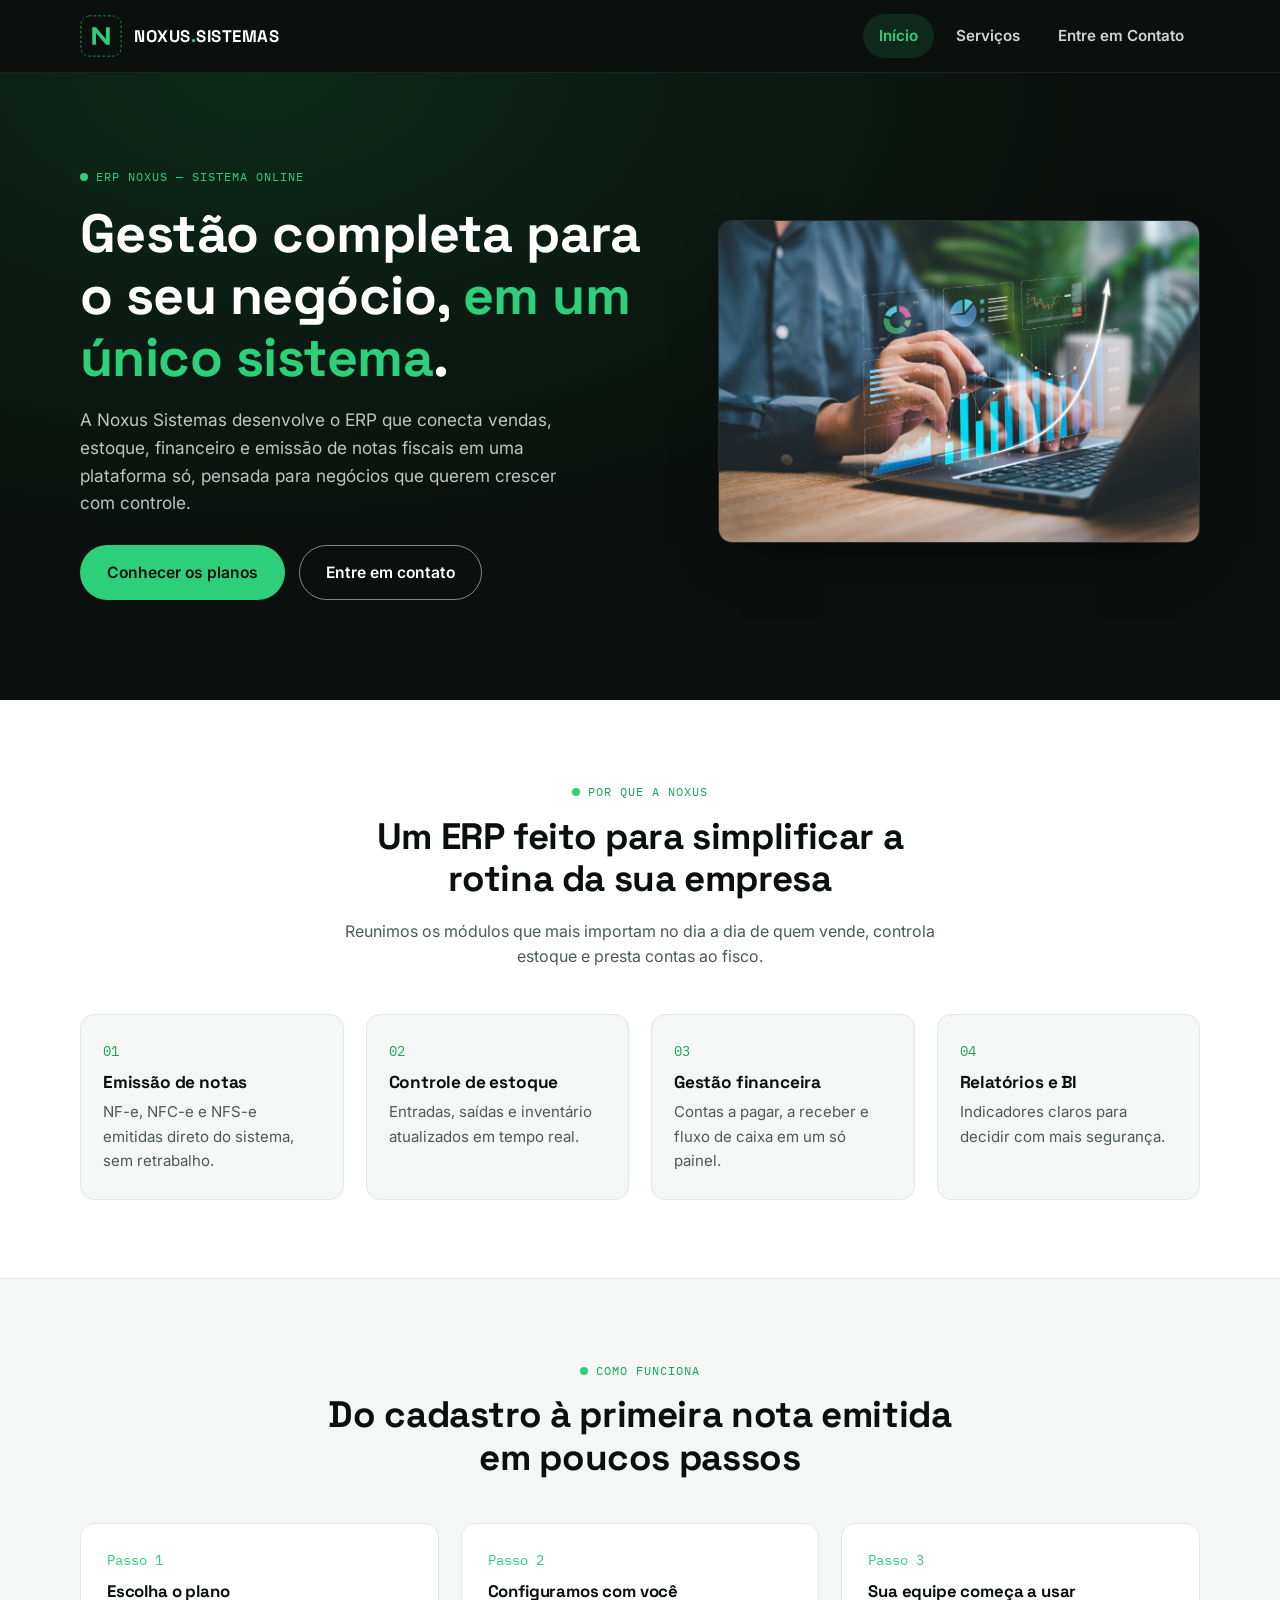
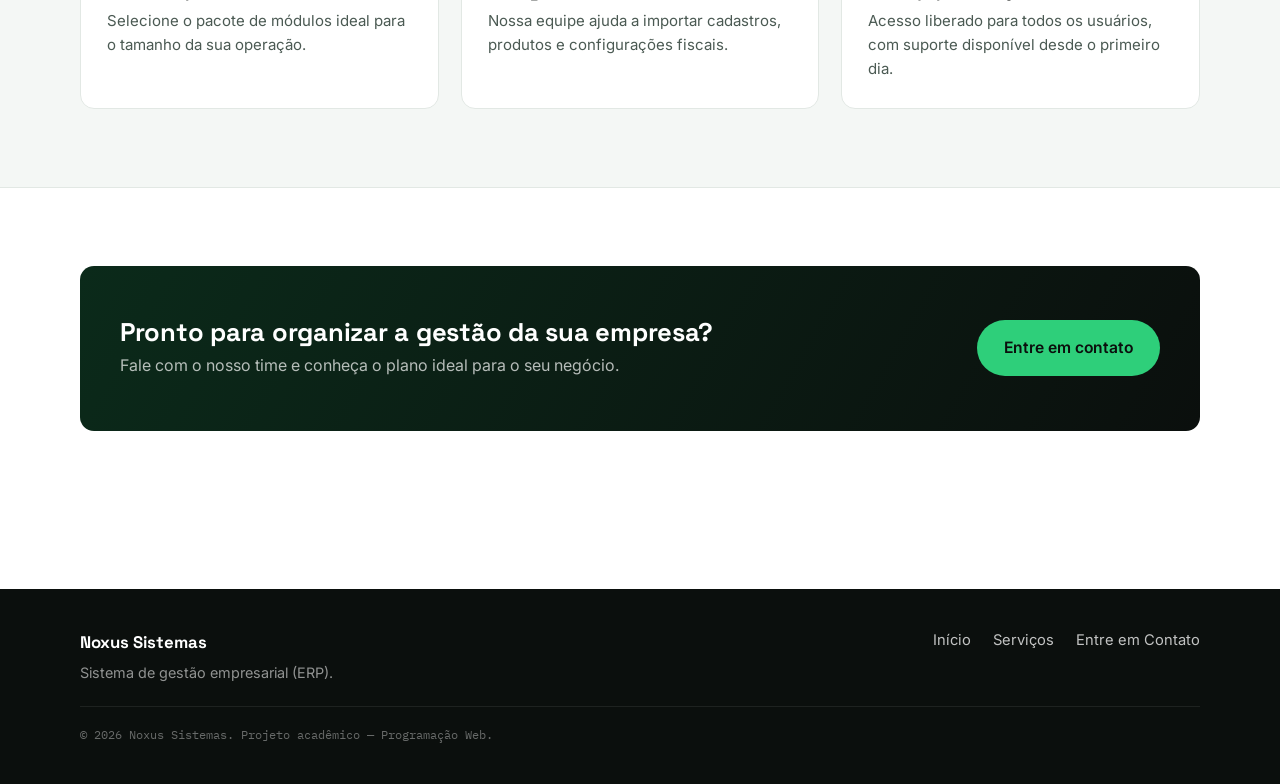
<file: index.html>
<!DOCTYPE html>
<html lang="pt-BR">
<head>
  <meta charset="UTF-8">
  <meta name="viewport" content="width=device-width, initial-scale=1.0">
  <title>Noxus Sistemas — ERP para gestão do seu negócio</title>
  <meta name="description" content="Noxus Sistemas: ERP completo para emissão de notas, controle de estoque e gestão financeira do seu negócio.">
  <link rel="stylesheet" href="css/style.css">
  <link rel="preconnect" href="https://fonts.googleapis.com">
  <link href="https://fonts.googleapis.com/css2?family=Space+Grotesk:wght@500;700&family=Inter:wght@400;500;600&family=IBM+Plex+Mono:wght@500&display=swap" rel="stylesheet">
</head>
<body>

  <header class="site-header">
    <div class="container header-inner">
      <a href="index.html" class="brand">
        <img src="img/logo-placeholder.svg" alt="Logotipo Noxus Sistemas" class="logo-placeholder">
        <span class="brand-name">NOXUS<span class="brand-accent">.</span>SISTEMAS</span>
      </a>
      <nav class="main-nav" aria-label="Navegação principal">
        <a href="index.html" aria-current="page">Início</a>
        <a href="servicos.html">Serviços</a>
        <a href="contato.html">Entre em Contato</a>
      </nav>
    </div>
  </header>

  <main>

    <section class="hero">
      <div class="container hero-grid">
        <div>
          <span class="eyebrow"><span class="dot"></span> ERP Noxus — sistema online</span>
          <h1>Gestão completa para o seu negócio, <span class="accent">em um único sistema</span>.</h1>
          <p class="lead">A Noxus Sistemas desenvolve o ERP que conecta vendas, estoque, financeiro e emissão de notas fiscais em uma plataforma só, pensada para negócios que querem crescer com controle.</p>
          <div class="hero-actions">
            <a href="servicos.html" class="btn btn-primary">Conhecer os planos</a>
            <a href="contato.html" class="btn btn-outline">Entre em contato</a>
          </div>
        </div>

        <figure class="hero-image">
          <img src="img/inicio.webp" alt="Pessoa usando um notebook com gráficos de vendas e indicadores financeiros projetados sobre a tela">
        </figure>
      </div>
    </section>

    <section>
      <div class="container">
        <div class="section-head">
          <span class="eyebrow"><span class="dot"></span> Por que a Noxus</span>
          <h2>Um ERP feito para simplificar a rotina da sua empresa</h2>
          <p>Reunimos os módulos que mais importam no dia a dia de quem vende, controla estoque e presta contas ao fisco.</p>
        </div>

        <div class="feature-grid">
          <article class="feature-card">
            <span class="num">01</span>
            <h3>Emissão de notas</h3>
            <p>NF-e, NFC-e e NFS-e emitidas direto do sistema, sem retrabalho.</p>
          </article>
          <article class="feature-card">
            <span class="num">02</span>
            <h3>Controle de estoque</h3>
            <p>Entradas, saídas e inventário atualizados em tempo real.</p>
          </article>
          <article class="feature-card">
            <span class="num">03</span>
            <h3>Gestão financeira</h3>
            <p>Contas a pagar, a receber e fluxo de caixa em um só painel.</p>
          </article>
          <article class="feature-card">
            <span class="num">04</span>
            <h3>Relatórios e BI</h3>
            <p>Indicadores claros para decidir com mais segurança.</p>
          </article>
        </div>
      </div>
    </section>

    <section class="band">
      <div class="container">
        <div class="section-head">
          <span class="eyebrow"><span class="dot"></span> Como funciona</span>
          <h2>Do cadastro à primeira nota emitida em poucos passos</h2>
        </div>

        <div class="steps">
          <div class="step">
            <span class="step-index">Passo 1</span>
            <h3>Escolha o plano</h3>
            <p>Selecione o pacote de módulos ideal para o tamanho da sua operação.</p>
          </div>
          <div class="step">
            <span class="step-index">Passo 2</span>
            <h3>Configuramos com você</h3>
            <p>Nossa equipe ajuda a importar cadastros, produtos e configurações fiscais.</p>
          </div>
          <div class="step">
            <span class="step-index">Passo 3</span>
            <h3>Sua equipe começa a usar</h3>
            <p>Acesso liberado para todos os usuários, com suporte disponível desde o primeiro dia.</p>
          </div>
        </div>
      </div>
    </section>

    <section>
      <div class="container">
        <div class="cta-band">
          <div>
            <h2>Pronto para organizar a gestão da sua empresa?</h2>
            <p>Fale com o nosso time e conheça o plano ideal para o seu negócio.</p>
          </div>
          <a href="contato.html" class="btn btn-primary">Entre em contato</a>
        </div>
      </div>
    </section>

  </main>

  <footer class="site-footer">
    <div class="container">
      <div class="footer-inner">
        <div>
          <div class="footer-brand">Noxus Sistemas</div>
          <p>Sistema de gestão empresarial (ERP).</p>
        </div>
        <nav class="footer-links" aria-label="Links do rodapé">
          <a href="index.html">Início</a>
          <a href="servicos.html">Serviços</a>
          <a href="contato.html">Entre em Contato</a>
        </nav>
      </div>
      <p class="footer-note">© 2026 Noxus Sistemas. Projeto acadêmico — Programação Web.</p>
    </div>
  </footer>

</body>
</html>
</file>
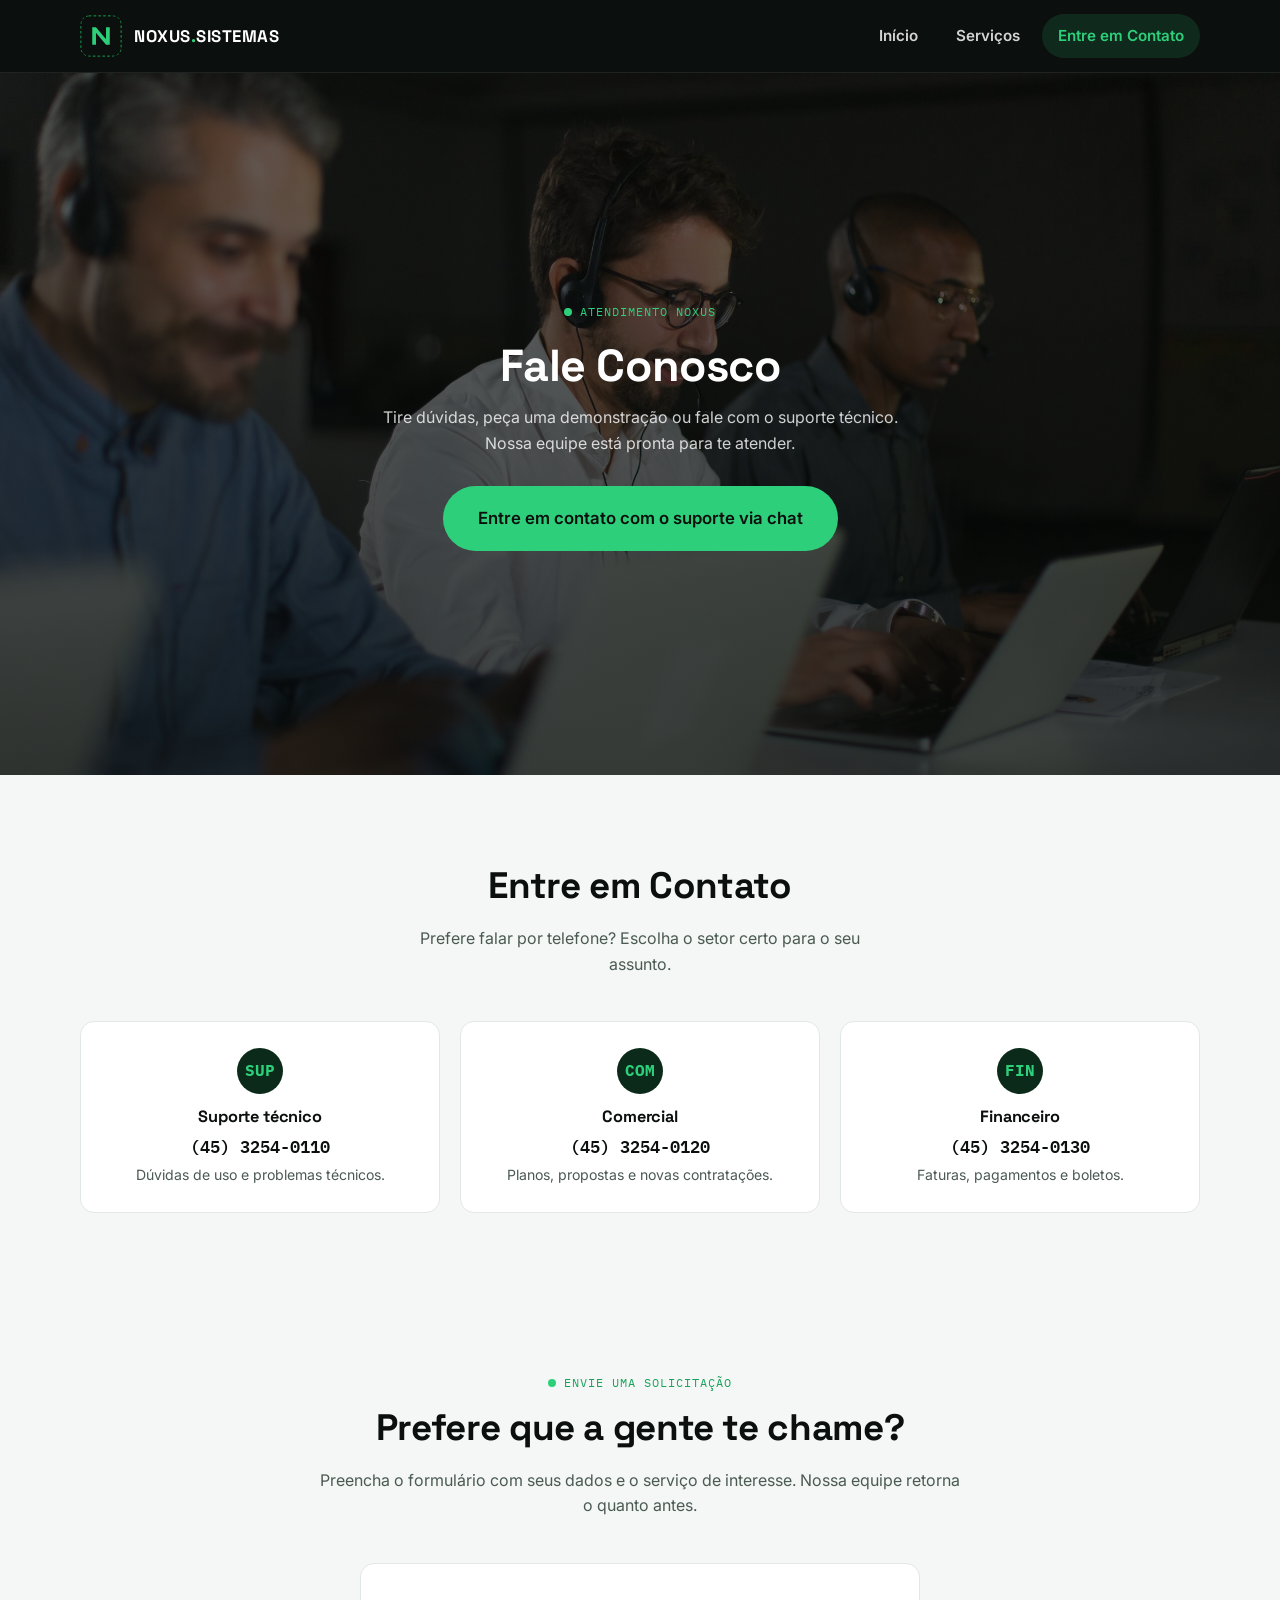
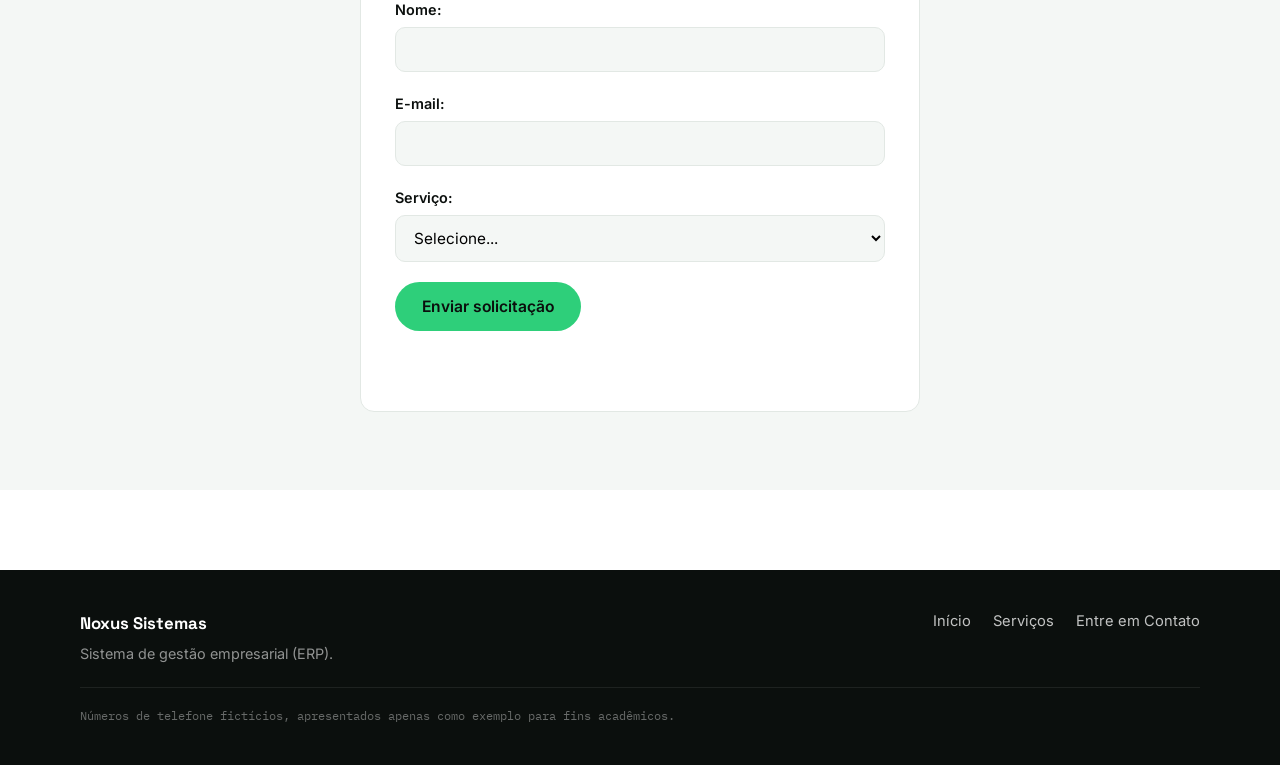
<file: contato.html>
<!DOCTYPE html>
<html lang="pt-BR">
<head>
  <meta charset="UTF-8">
  <meta name="viewport" content="width=device-width, initial-scale=1.0">
  <title>Entre em Contato — Noxus Sistemas</title>
  <meta name="description" content="Fale com o suporte, o comercial ou o financeiro da Noxus Sistemas.">
  <link rel="stylesheet" href="css/style.css">
  <link rel="preconnect" href="https://fonts.googleapis.com">
  <link href="https://fonts.googleapis.com/css2?family=Space+Grotesk:wght@500;700&family=Inter:wght@400;500;600&family=IBM+Plex+Mono:wght@500&display=swap" rel="stylesheet">
</head>
<body>

  <header class="site-header">
    <div class="container header-inner">
      <a href="index.html" class="brand">
        <img src="img/logo-placeholder.svg" alt="Logotipo Noxus Sistemas" class="logo-placeholder">
        <span class="brand-name">NOXUS<span class="brand-accent">.</span>SISTEMAS</span>
      </a>
      <nav class="main-nav" aria-label="Navegação principal">
        <a href="index.html">Início</a>
        <a href="servicos.html">Serviços</a>
        <a href="contato.html" aria-current="page">Entre em Contato</a>
      </nav>
    </div>
  </header>

  <main>

    <!--
      Imagem de fundo fixa (camada de baixo do site).
      Troque o arquivo img/contato-bg-placeholder.svg pela sua imagem
      (ex.: img/contato-bg.jpg) e ajuste o seletor .contact-hero
      em css/style.css se o nome do arquivo mudar.
    -->
    <section class="contact-hero">
      <div class="contact-hero-inner">
        <span class="eyebrow"><span class="dot"></span> Atendimento Noxus</span>
        <h1>Fale Conosco</h1>
        <p>Tire dúvidas, peça uma demonstração ou fale com o suporte técnico. Nossa equipe está pronta para te atender.</p>
        <a href="suporte.html" class="btn btn-primary chat-btn">Entre em contato com o suporte via chat</a>
      </div>
    </section>

    <section class="contact-info">
      <div class="container">
        <div class="section-head">
          <h2>Entre em Contato</h2>
          <p>Prefere falar por telefone? Escolha o setor certo para o seu assunto.</p>
        </div>

        <div class="contact-channels">
          <article class="channel-card">
            <span class="icon">SUP</span>
            <h3>Suporte técnico</h3>
            <p class="phone">(45) 3254-0110</p>
            <p>Dúvidas de uso e problemas técnicos.</p>
          </article>
          <article class="channel-card">
            <span class="icon">COM</span>
            <h3>Comercial</h3>
            <p class="phone">(45) 3254-0120</p>
            <p>Planos, propostas e novas contratações.</p>
          </article>
          <article class="channel-card">
            <span class="icon">FIN</span>
            <h3>Financeiro</h3>
            <p class="phone">(45) 3254-0130</p>
            <p>Faturas, pagamentos e boletos.</p>
          </article>
        </div>
      </div>
    </section>

    <section class="form-contato-section">
      <div class="container">
        <div class="section-head">
          <span class="eyebrow"><span class="dot"></span> Envie uma solicitação</span>
          <h2>Prefere que a gente te chame?</h2>
          <p>Preencha o formulário com seus dados e o serviço de interesse. Nossa equipe retorna o quanto antes.</p>
        </div>

        <form id="formContato" class="form-contato-wrap">
          <div class="field">
            <label for="nome">Nome:</label>
            <input type="text" id="nome" name="nome" required>
          </div>

          <div class="field">
            <label for="email">E-mail:</label>
            <input type="email" id="email" name="email" required>
          </div>

          <div class="field">
            <label for="servicoContato">Serviço:</label>
            <select id="servicoContato" name="servicoContato" required>
              <option value="">Selecione...</option>
              <option value="fiscal">Fiscal</option>
              <option value="estoque">Estoque</option>
              <option value="financeiro">Financeiro</option>
              <option value="vendas">Vendas</option>
            </select>
          </div>

          <div class="form-actions">
            <button type="submit" class="btn btn-primary">Enviar solicitação</button>
          </div>

          <p id="mensagemForm" class="mensagem-form" aria-live="polite"></p>
        </form>
      </div>
    </section>

  </main>

  <footer class="site-footer">
    <div class="container">
      <div class="footer-inner">
        <div>
          <div class="footer-brand">Noxus Sistemas</div>
          <p>Sistema de gestão empresarial (ERP).</p>
        </div>
        <nav class="footer-links" aria-label="Links do rodapé">
          <a href="index.html">Início</a>
          <a href="servicos.html">Serviços</a>
          <a href="contato.html">Entre em Contato</a>
        </nav>
      </div>
      <p class="footer-note">Números de telefone fictícios, apresentados apenas como exemplo para fins acadêmicos.</p>
    </div>
  </footer>

  <script src="js/script.js" defer></script>
</body>
</html>
</file>
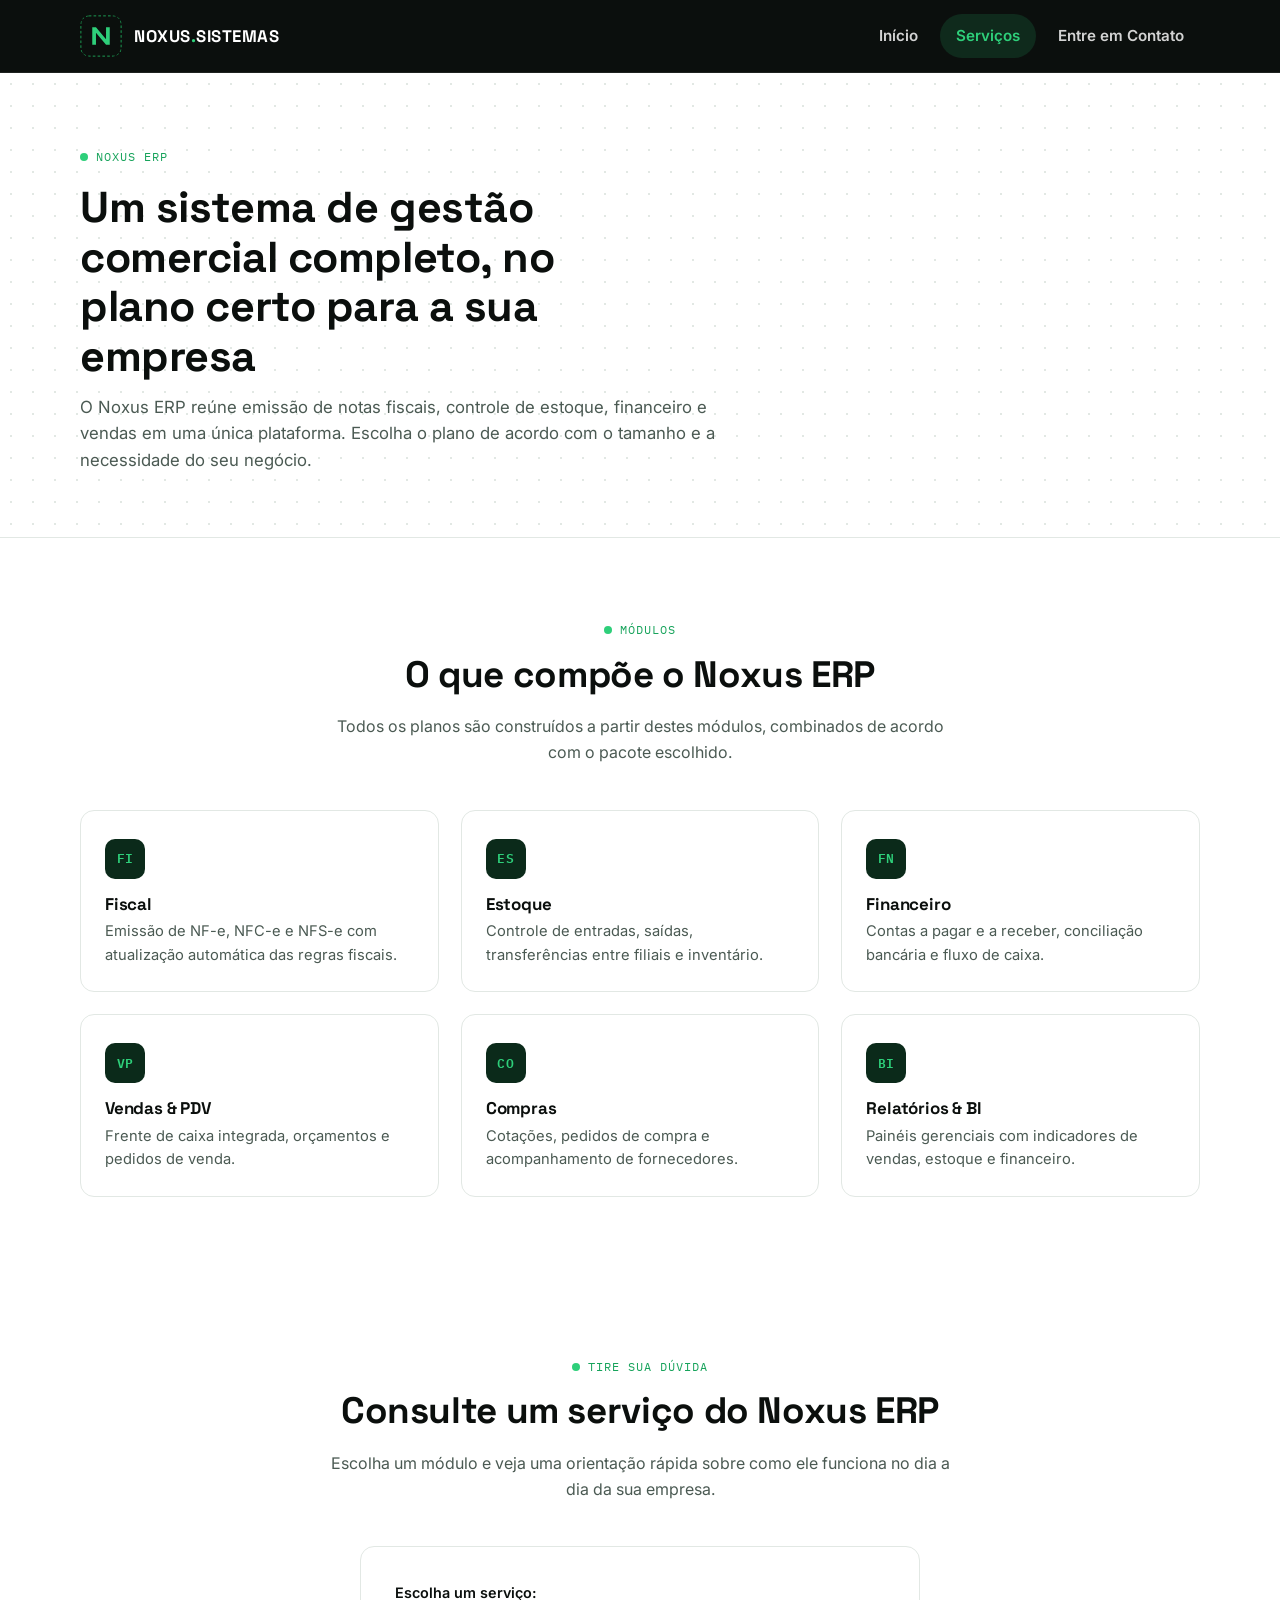
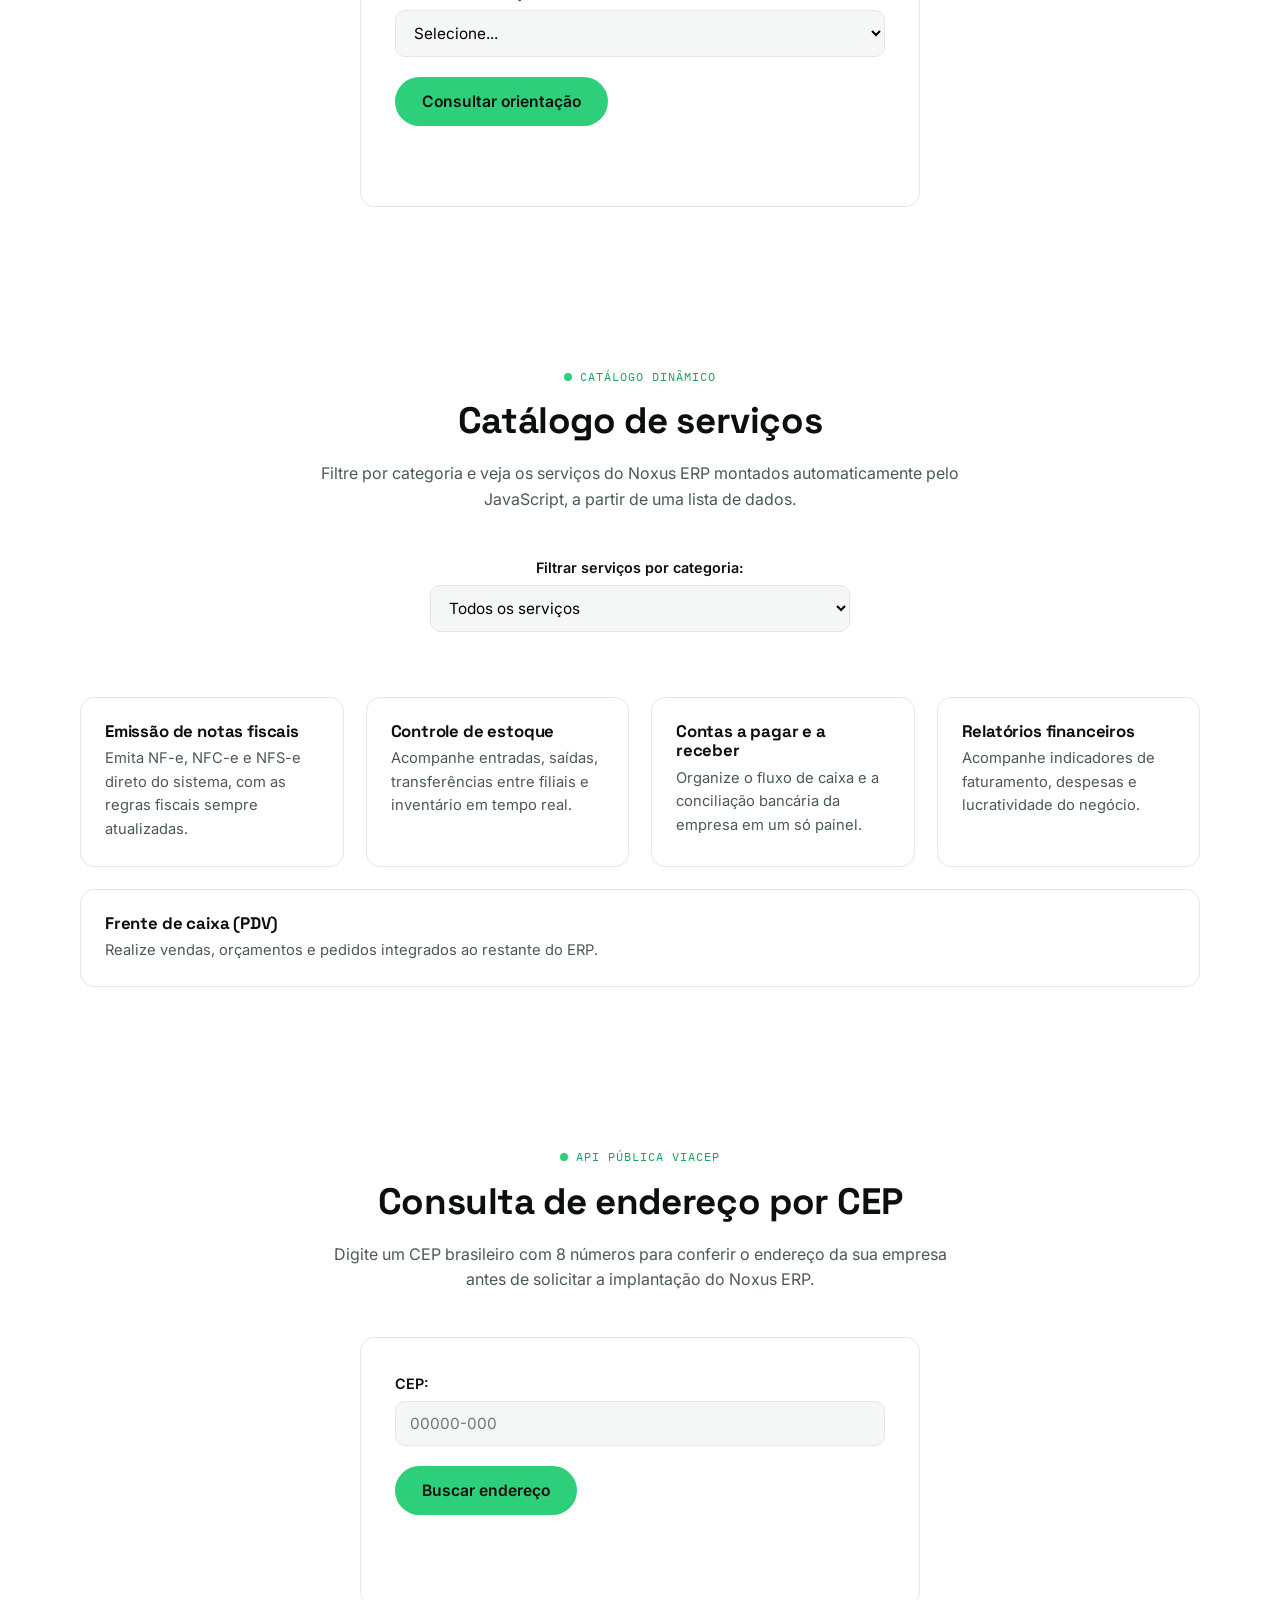
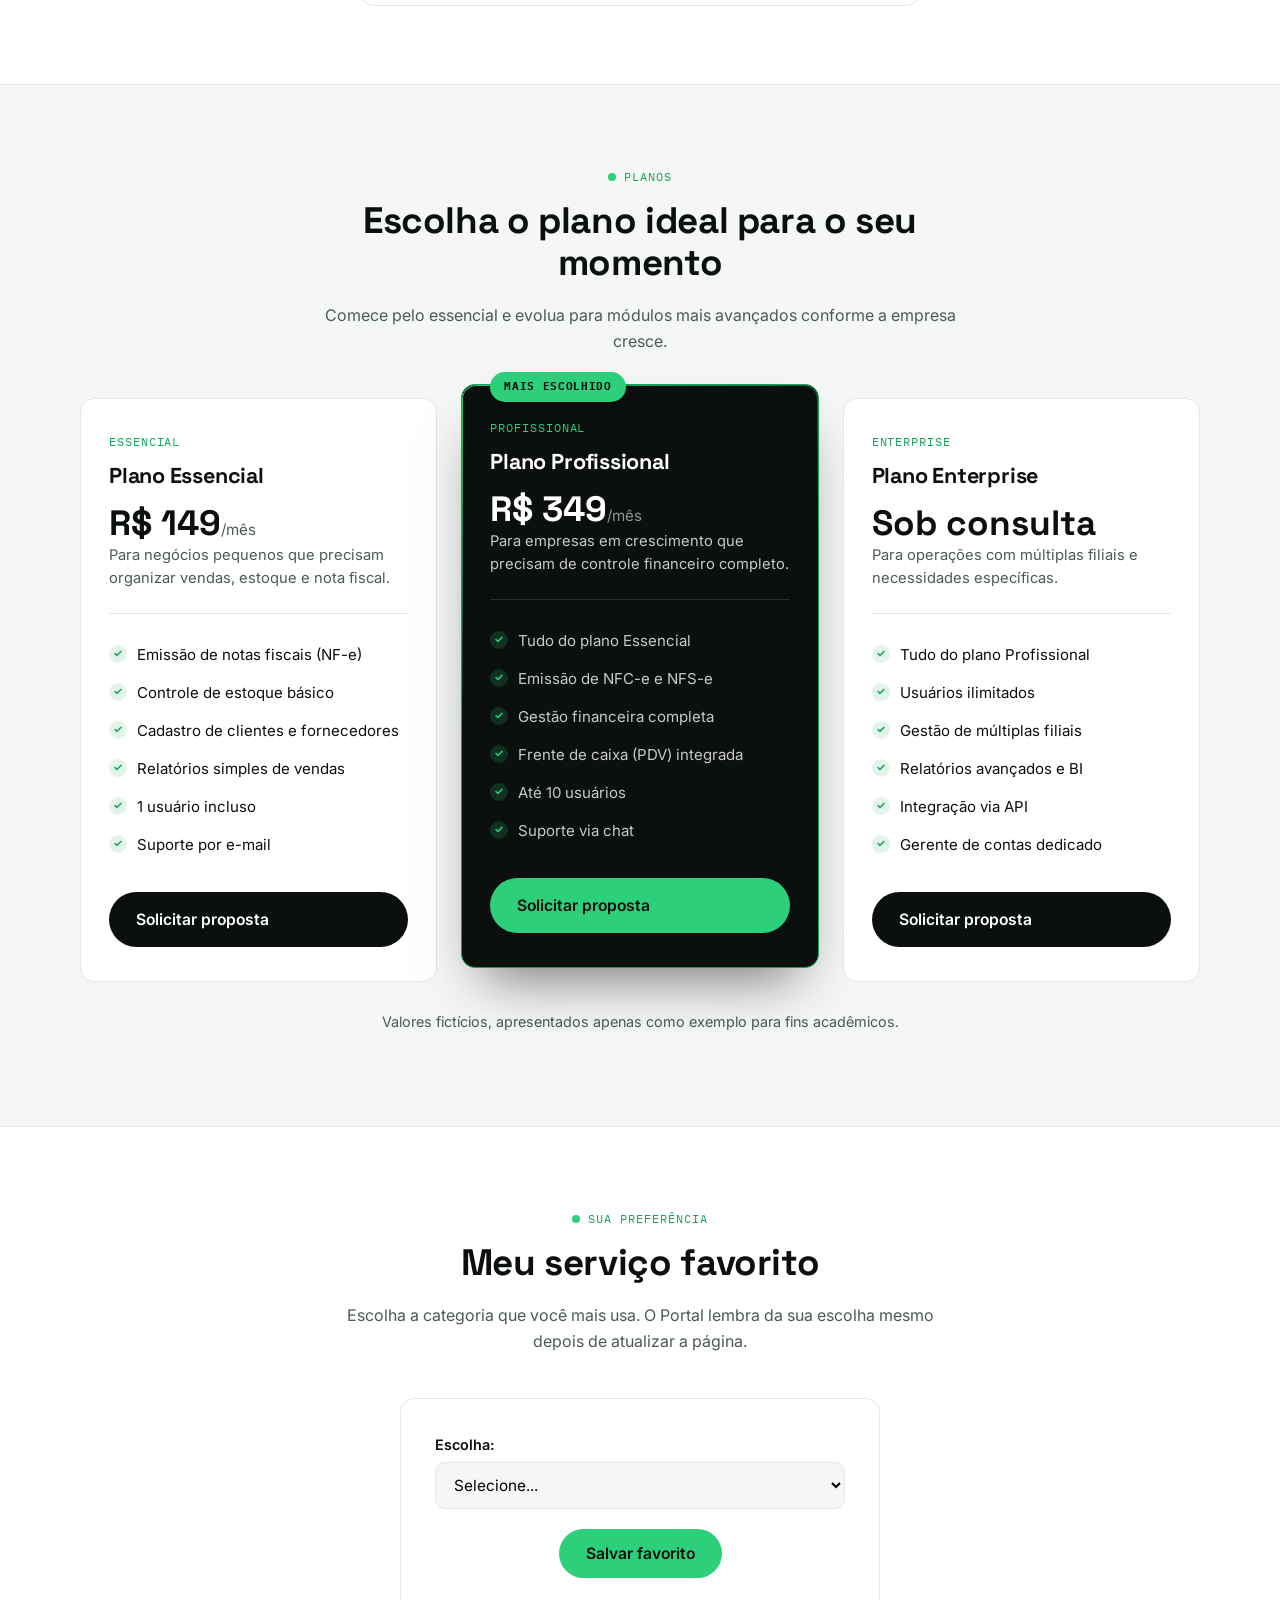
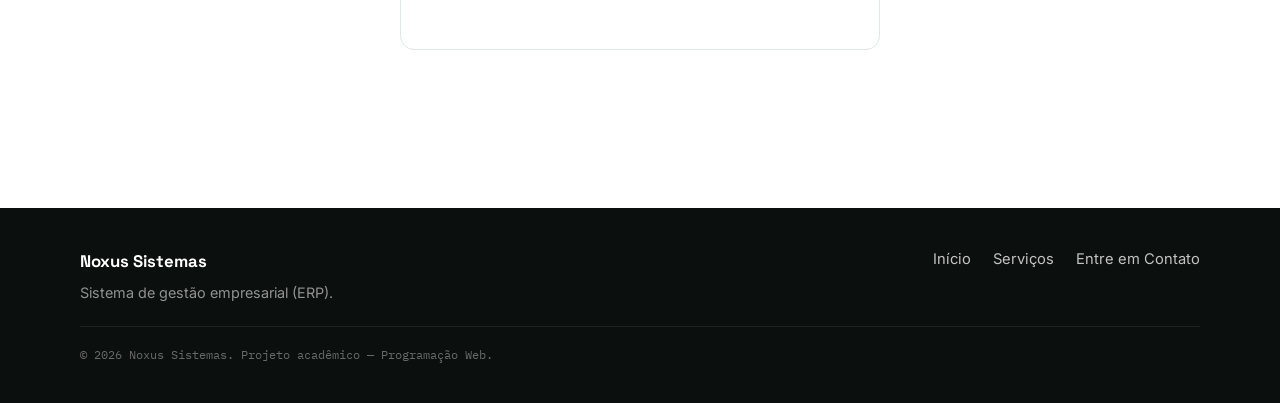
<file: servicos.html>
<!DOCTYPE html>
<html lang="pt-BR">
<head>
  <meta charset="UTF-8">
  <meta name="viewport" content="width=device-width, initial-scale=1.0">
  <title>Serviços — Noxus Sistemas</title>
  <meta name="description" content="Conheça os planos do ERP Noxus: emissão de notas, controle de estoque, gestão financeira e muito mais.">
  <link rel="stylesheet" href="css/style.css">
  <link rel="preconnect" href="https://fonts.googleapis.com">
  <link href="https://fonts.googleapis.com/css2?family=Space+Grotesk:wght@500;700&family=Inter:wght@400;500;600&family=IBM+Plex+Mono:wght@500&display=swap" rel="stylesheet">
</head>
<body>

  <header class="site-header">
    <div class="container header-inner">
      <a href="index.html" class="brand">
        <img src="img/logo-placeholder.svg" alt="Logotipo Noxus Sistemas" class="logo-placeholder">
        <span class="brand-name">NOXUS<span class="brand-accent">.</span>SISTEMAS</span>
      </a>
      <nav class="main-nav" aria-label="Navegação principal">
        <a href="index.html">Início</a>
        <a href="servicos.html" aria-current="page">Serviços</a>
        <a href="contato.html">Entre em Contato</a>
      </nav>
    </div>
  </header>

  <main>

    <section class="page-hero">
      <div class="container">
        <span class="eyebrow"><span class="dot"></span> Noxus ERP</span>
        <h1>Um sistema de gestão comercial completo, no plano certo para a sua empresa</h1>
        <p>O Noxus ERP reúne emissão de notas fiscais, controle de estoque, financeiro e vendas em uma única plataforma. Escolha o plano de acordo com o tamanho e a necessidade do seu negócio.</p>
      </div>
    </section>

    <section>
      <div class="container">
        <div class="section-head">
          <span class="eyebrow"><span class="dot"></span> Módulos</span>
          <h2>O que compõe o Noxus ERP</h2>
          <p>Todos os planos são construídos a partir destes módulos, combinados de acordo com o pacote escolhido.</p>
        </div>

        <div class="modules-grid container-servicos">
          <article class="module-card">
            <span class="module-code">FI</span>
            <h3>Fiscal</h3>
            <p>Emissão de NF-e, NFC-e e NFS-e com atualização automática das regras fiscais.</p>
          </article>
          <article class="module-card">
            <span class="module-code">ES</span>
            <h3>Estoque</h3>
            <p>Controle de entradas, saídas, transferências entre filiais e inventário.</p>
          </article>
          <article class="module-card">
            <span class="module-code">FN</span>
            <h3>Financeiro</h3>
            <p>Contas a pagar e a receber, conciliação bancária e fluxo de caixa.</p>
          </article>
          <article class="module-card">
            <span class="module-code">VP</span>
            <h3>Vendas &amp; PDV</h3>
            <p>Frente de caixa integrada, orçamentos e pedidos de venda.</p>
          </article>
          <article class="module-card">
            <span class="module-code">CO</span>
            <h3>Compras</h3>
            <p>Cotações, pedidos de compra e acompanhamento de fornecedores.</p>
          </article>
          <article class="module-card">
            <span class="module-code">BI</span>
            <h3>Relatórios &amp; BI</h3>
            <p>Painéis gerenciais com indicadores de vendas, estoque e financeiro.</p>
          </article>
        </div>
      </div>
    </section>

    <section class="consulta-servico">
      <div class="container">
        <div class="section-head">
          <span class="eyebrow"><span class="dot"></span> Tire sua dúvida</span>
          <h2>Consulte um serviço do Noxus ERP</h2>
          <p>Escolha um módulo e veja uma orientação rápida sobre como ele funciona no dia a dia da sua empresa.</p>
        </div>

        <div class="consulta-card">
          <div class="field">
            <label for="servico">Escolha um serviço:</label>
            <select id="servico" name="servico">
              <option value="">Selecione...</option>
              <option value="fiscal">Emissão de notas (Fiscal)</option>
              <option value="estoque">Controle de estoque</option>
              <option value="financeiro">Gestão financeira</option>
              <option value="vendas">Vendas &amp; PDV</option>
            </select>
          </div>

          <div class="form-actions">
            <button id="btnConsultar" type="button" class="btn btn-primary">Consultar orientação</button>
          </div>

          <p id="resultado" class="consulta-resultado" aria-live="polite"></p>
        </div>
      </div>
    </section>

    <section class="catalogo-servico">
      <div class="container">
        <div class="section-head">
          <span class="eyebrow"><span class="dot"></span> Catálogo dinâmico</span>
          <h2>Catálogo de serviços</h2>
          <p>Filtre por categoria e veja os serviços do Noxus ERP montados automaticamente pelo JavaScript, a partir de uma lista de dados.</p>
        </div>

        <div class="filtro-servico">
          <div class="field">
            <label for="filtroCategoria">Filtrar serviços por categoria:</label>
            <select id="filtroCategoria" name="filtroCategoria">
              <option value="todos">Todos os serviços</option>
              <option value="fiscal">Fiscal</option>
              <option value="estoque">Estoque</option>
              <option value="financeiro">Financeiro</option>
              <option value="vendas">Vendas</option>
            </select>
          </div>
          <p id="mensagemFiltro" class="mensagem-filtro" aria-live="polite"></p>
        </div>

        <div id="listaServicos" class="lista-servicos"></div>
      </div>
    </section>

    <section class="consulta-cep">
      <div class="container">
        <div class="section-head">
          <span class="eyebrow"><span class="dot"></span> API pública ViaCEP</span>
          <h2>Consulta de endereço por CEP</h2>
          <p>Digite um CEP brasileiro com 8 números para conferir o endereço da sua empresa antes de solicitar a implantação do Noxus ERP.</p>
        </div>

        <div class="consulta-card">
          <div class="field">
            <label for="cep">CEP:</label>
            <input id="cep" type="text" inputmode="numeric" maxlength="9" placeholder="00000-000">
          </div>

          <div class="form-actions">
            <button id="btnBuscarCep" type="button" class="btn btn-primary">Buscar endereço</button>
          </div>

          <p id="statusCep" class="consulta-resultado" aria-live="polite"></p>
          <div id="resultadoCep" class="cep-resultado"></div>
        </div>
      </div>
    </section>

    <section class="band">
      <div class="container">
        <div class="section-head">
          <span class="eyebrow"><span class="dot"></span> Planos</span>
          <h2>Escolha o plano ideal para o seu momento</h2>
          <p>Comece pelo essencial e evolua para módulos mais avançados conforme a empresa cresce.</p>
        </div>

        <div class="plans-grid">

          <article class="plan-card">
            <span class="plan-tag">Essencial</span>
            <h3>Plano Essencial</h3>
            <p class="plan-price">R$ 149<span>/mês</span></p>
            <p class="plan-desc">Para negócios pequenos que precisam organizar vendas, estoque e nota fiscal.</p>
            <ul class="plan-list">
              <li>Emissão de notas fiscais (NF-e)</li>
              <li>Controle de estoque básico</li>
              <li>Cadastro de clientes e fornecedores</li>
              <li>Relatórios simples de vendas</li>
              <li>1 usuário incluso</li>
              <li>Suporte por e-mail</li>
            </ul>
            <a href="contato.html" class="btn btn-dark">Solicitar proposta</a>
          </article>

          <article class="plan-card featured">
            <span class="plan-ribbon">Mais escolhido</span>
            <span class="plan-tag">Profissional</span>
            <h3>Plano Profissional</h3>
            <p class="plan-price">R$ 349<span>/mês</span></p>
            <p class="plan-desc">Para empresas em crescimento que precisam de controle financeiro completo.</p>
            <ul class="plan-list">
              <li>Tudo do plano Essencial</li>
              <li>Emissão de NFC-e e NFS-e</li>
              <li>Gestão financeira completa</li>
              <li>Frente de caixa (PDV) integrada</li>
              <li>Até 10 usuários</li>
              <li>Suporte via chat</li>
            </ul>
            <a href="contato.html" class="btn btn-primary">Solicitar proposta</a>
          </article>

          <article class="plan-card">
            <span class="plan-tag">Enterprise</span>
            <h3>Plano Enterprise</h3>
            <p class="plan-price">Sob consulta</p>
            <p class="plan-desc">Para operações com múltiplas filiais e necessidades específicas.</p>
            <ul class="plan-list">
              <li>Tudo do plano Profissional</li>
              <li>Usuários ilimitados</li>
              <li>Gestão de múltiplas filiais</li>
              <li>Relatórios avançados e BI</li>
              <li>Integração via API</li>
              <li>Gerente de contas dedicado</li>
            </ul>
            <a href="contato.html" class="btn btn-dark">Solicitar proposta</a>
          </article>

        </div>

        <p class="plans-note">Valores fictícios, apresentados apenas como exemplo para fins acadêmicos.</p>
      </div>
    </section>

    <section class="preferencia">
      <div class="container">
        <div class="section-head">
          <span class="eyebrow"><span class="dot"></span> Sua preferência</span>
          <h2>Meu serviço favorito</h2>
          <p>Escolha a categoria que você mais usa. O Portal lembra da sua escolha mesmo depois de atualizar a página.</p>
        </div>

        <div class="preferencia-card">
          <div class="field">
            <label for="servicoFavorito">Escolha:</label>
            <select id="servicoFavorito" name="servicoFavorito">
              <option value="">Selecione...</option>
              <option value="fiscal">Fiscal</option>
              <option value="estoque">Estoque</option>
              <option value="financeiro">Financeiro</option>
              <option value="vendas">Vendas</option>
            </select>
          </div>

          <div class="form-actions">
            <button id="btnSalvarFavorito" type="button" class="btn btn-primary">Salvar favorito</button>
          </div>

          <p id="favoritoSalvo" class="favorito-mensagem" aria-live="polite"></p>
        </div>
      </div>
    </section>

  </main>

  <footer class="site-footer">
    <div class="container">
      <div class="footer-inner">
        <div>
          <div class="footer-brand">Noxus Sistemas</div>
          <p>Sistema de gestão empresarial (ERP).</p>
        </div>
        <nav class="footer-links" aria-label="Links do rodapé">
          <a href="index.html">Início</a>
          <a href="servicos.html">Serviços</a>
          <a href="contato.html">Entre em Contato</a>
        </nav>
      </div>
      <p class="footer-note">© 2026 Noxus Sistemas. Projeto acadêmico — Programação Web.</p>
    </div>
  </footer>

  <script src="js/script.js" defer></script>
  <script src="js/cep.js"></script>
</body>
</html>
</file>
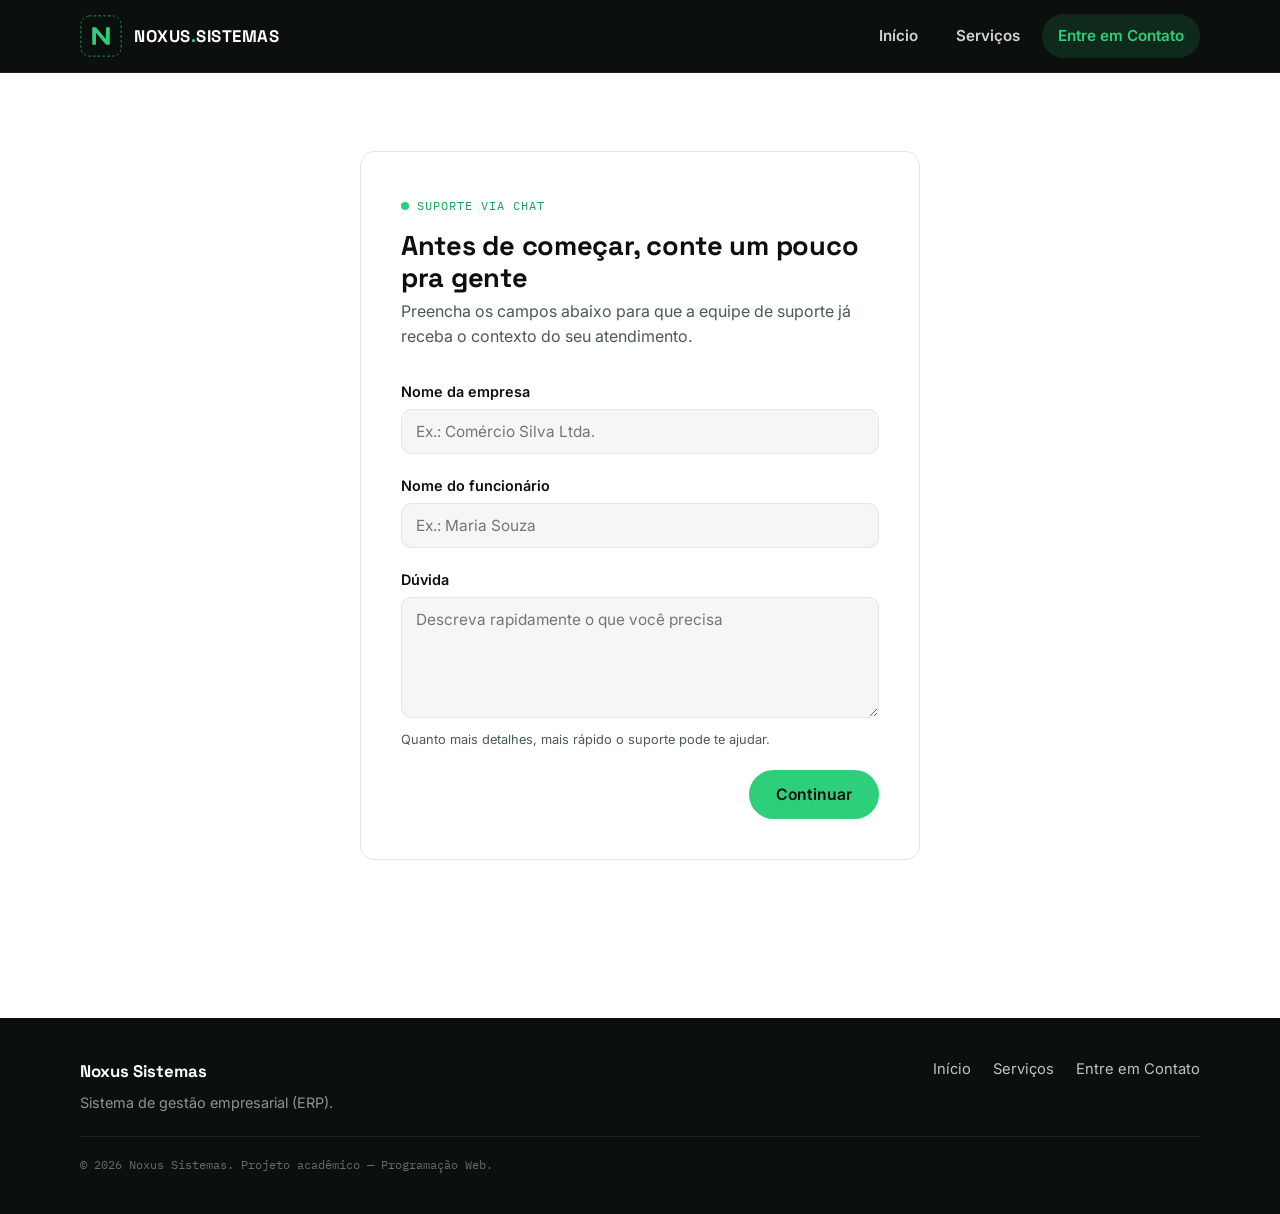
<file: suporte.html>
<!DOCTYPE html>
<html lang="pt-BR">
<head>
  <meta charset="UTF-8">
  <meta name="viewport" content="width=device-width, initial-scale=1.0">
  <title>Suporte via chat — Noxus Sistemas</title>
  <meta name="description" content="Inicie um atendimento com o suporte da Noxus Sistemas.">
  <link rel="stylesheet" href="css/style.css">
  <link rel="preconnect" href="https://fonts.googleapis.com">
  <link href="https://fonts.googleapis.com/css2?family=Space+Grotesk:wght@500;700&family=Inter:wght@400;500;600&family=IBM+Plex+Mono:wght@500&display=swap" rel="stylesheet">
</head>
<body>

  <header class="site-header">
    <div class="container header-inner">
      <a href="index.html" class="brand">
        <img src="img/logo-placeholder.svg" alt="Logotipo Noxus Sistemas" class="logo-placeholder">
        <span class="brand-name">NOXUS<span class="brand-accent">.</span>SISTEMAS</span>
      </a>
      <nav class="main-nav" aria-label="Navegação principal">
        <a href="index.html">Início</a>
        <a href="servicos.html">Serviços</a>
        <a href="contato.html" aria-current="page">Entre em Contato</a>
      </nav>
    </div>
  </header>

  <main>
    <section>
      <div class="container">
        <div class="support-wrap">
          <span class="eyebrow"><span class="dot"></span> Suporte via chat</span>
          <h1>Antes de começar, conte um pouco pra gente</h1>
          <p>Preencha os campos abaixo para que a equipe de suporte já receba o contexto do seu atendimento.</p>

          <form>
            <div class="field">
              <label for="empresa">Nome da empresa</label>
              <input type="text" id="empresa" name="empresa" placeholder="Ex.: Comércio Silva Ltda." required>
            </div>

            <div class="field">
              <label for="funcionario">Nome do funcionário</label>
              <input type="text" id="funcionario" name="funcionario" placeholder="Ex.: Maria Souza" required>
            </div>

            <div class="field">
              <label for="duvida">Dúvida</label>
              <textarea id="duvida" name="duvida" rows="5" placeholder="Descreva rapidamente o que você precisa" required></textarea>
              <p class="hint">Quanto mais detalhes, mais rápido o suporte pode te ajudar.</p>
            </div>

            <div class="form-actions">
              <!-- botão apenas ilustrativo: não envia para nenhum lugar -->
              <button type="button" class="btn btn-primary">Continuar</button>
            </div>
          </form>
        </div>
      </div>
    </section>
  </main>

  <footer class="site-footer">
    <div class="container">
      <div class="footer-inner">
        <div>
          <div class="footer-brand">Noxus Sistemas</div>
          <p>Sistema de gestão empresarial (ERP).</p>
        </div>
        <nav class="footer-links" aria-label="Links do rodapé">
          <a href="index.html">Início</a>
          <a href="servicos.html">Serviços</a>
          <a href="contato.html">Entre em Contato</a>
        </nav>
      </div>
      <p class="footer-note">© 2026 Noxus Sistemas. Projeto acadêmico — Programação Web.</p>
    </div>
  </footer>

</body>
</html>
</file>
<file: css/style.css>
/* ============================================================
   NOXUS SISTEMAS — folha de estilos principal
   Paleta: preto, verde e branco (branco como cor predominante)
   ============================================================ */

:root {
  --white: #ffffff;
  --off-white: #f4f7f5;
  --black: #0b0f0d;
  --black-soft: #10231a;
  --green-deep: #0b2a1a;
  --green: #17a35b;
  --green-bright: #2ecf7a;
  --gray-text: #4b5a53;
  --gray-line: #e2e8e4;

  --font-display: "Space Grotesk", "Segoe UI", sans-serif;
  --font-body: "Inter", "Segoe UI", sans-serif;
  --font-mono: "IBM Plex Mono", "Courier New", monospace;

  --radius: 14px;
  --container: 1120px;
}

* {
  box-sizing: border-box;
}

html {
  scroll-behavior: smooth;
}

body {
  margin: 0;
  font-family: var(--font-body);
  background-color: var(--white);
  color: var(--black);
  line-height: 1.6;
  -webkit-font-smoothing: antialiased;
}

img {
  max-width: 100%;
  display: block;
}

a {
  color: inherit;
}

.container {
  width: 92%;
  max-width: var(--container);
  margin: 0 auto;
}

h1, h2, h3, h4 {
  font-family: var(--font-display);
  line-height: 1.15;
  margin: 0 0 .5em;
  letter-spacing: -0.01em;
}

p {
  margin: 0 0 1em;
  color: var(--gray-text);
}

.eyebrow {
  display: inline-flex;
  align-items: center;
  gap: 8px;
  font-family: var(--font-mono);
  font-size: 0.78rem;
  letter-spacing: 0.08em;
  text-transform: uppercase;
  color: var(--green);
}

/* sobre fundos escuros (hero preto, imagem de contato) o texto usa o verde mais claro */
.hero .eyebrow,
.contact-hero .eyebrow {
  color: var(--green-bright);
}

.eyebrow .dot {
  width: 8px;
  height: 8px;
  border-radius: 50%;
  background: var(--green-bright);
  box-shadow: 0 0 0 0 rgba(46, 207, 122, .6);
  animation: pulse 2.2s infinite;
}

@keyframes pulse {
  0%   { box-shadow: 0 0 0 0 rgba(46, 207, 122, .55); }
  70%  { box-shadow: 0 0 0 10px rgba(46, 207, 122, 0); }
  100% { box-shadow: 0 0 0 0 rgba(46, 207, 122, 0); }
}

/* ---------------- Botões ---------------- */

.btn {
  display: inline-flex;
  align-items: center;
  gap: 8px;
  font-family: var(--font-body);
  font-weight: 600;
  font-size: 0.98rem;
  padding: 14px 26px;
  border-radius: 999px;
  border: 1px solid transparent;
  text-decoration: none;
  cursor: pointer;
  transition: transform .15s ease, background-color .15s ease, color .15s ease, border-color .15s ease;
}

.btn:hover {
  transform: translateY(-2px);
}

.btn-primary {
  background: var(--green-bright);
  color: var(--black);
}

.btn-primary:hover {
  background: var(--green);
  color: var(--white);
}

.btn-outline {
  background: transparent;
  color: var(--white);
  border-color: rgba(255, 255, 255, .5);
}

.btn-outline:hover {
  background: var(--white);
  color: var(--black);
}

.btn-dark {
  background: var(--black);
  color: var(--white);
}

.btn-dark:hover {
  background: var(--green-deep);
}

/* ---------------- Cabeçalho / navegação ---------------- */

.site-header {
  background: var(--black);
  border-bottom: 1px solid rgba(255, 255, 255, .08);
  position: sticky;
  top: 0;
  z-index: 50;
}

.header-inner {
  display: flex;
  align-items: center;
  justify-content: space-between;
  gap: 20px;
  padding: 14px 0;
}

.brand {
  display: flex;
  align-items: center;
  gap: 12px;
  text-decoration: none;
  color: var(--white);
}

.logo-placeholder {
  width: 42px;
  height: 42px;
  border-radius: 10px;
  flex-shrink: 0;
}

.brand-name {
  font-family: var(--font-display);
  font-weight: 700;
  font-size: 1.05rem;
  letter-spacing: 0.03em;
  color: var(--white);
}

.brand-accent {
  color: var(--green-bright);
}

/*
  Atividade de Flexbox: testado com justify-content: flex-start,
  flex-end, center, space-between e space-around. Como o menu tem
  poucos links e já divide o cabeçalho com a marca (via
  justify-content: space-between no .header-inner), manter o
  .main-nav em flex-start ficou mais equilibrado visualmente.
*/
.main-nav {
  display: flex;
  align-items: center;
  justify-content: flex-start;
  gap: 6px;
  flex-wrap: wrap;
}

.main-nav a {
  text-decoration: none;
  color: rgba(255, 255, 255, .82);
  font-weight: 600;
  font-size: 0.95rem;
  padding: 10px 16px;
  border-radius: 999px;
  transition: background-color .15s ease, color .15s ease;
}

.main-nav a:hover,
.main-nav a[aria-current="page"] {
  background: rgba(46, 207, 122, .14);
  color: var(--green-bright);
}

/* ---------------- Rodapé ---------------- */

.site-footer {
  background: var(--black);
  color: rgba(255, 255, 255, .65);
  padding: 40px 0 26px;
  margin-top: 80px;
}

.footer-inner {
  display: flex;
  flex-wrap: wrap;
  justify-content: space-between;
  gap: 18px;
  align-items: flex-start;
}

.footer-brand {
  font-family: var(--font-display);
  color: var(--white);
  font-weight: 700;
  font-size: 1.05rem;
  margin-bottom: 6px;
}

.footer-inner p {
  color: rgba(255, 255, 255, .55);
  margin: 0;
  font-size: 0.9rem;
}

.footer-links {
  display: flex;
  gap: 22px;
  flex-wrap: wrap;
}

.footer-links a {
  text-decoration: none;
  color: rgba(255, 255, 255, .75);
  font-size: 0.92rem;
}

.footer-links a:hover {
  color: var(--green-bright);
}

.footer-note {
  font-family: var(--font-mono);
  font-size: 0.78rem;
  color: rgba(255, 255, 255, .38);
  margin-top: 22px;
  border-top: 1px solid rgba(255, 255, 255, .08);
  padding-top: 18px;
}

/* ================================================================
   INDEX — página inicial
   ================================================================ */

.hero {
  background: radial-gradient(120% 140% at 20% 0%, var(--green-deep) 0%, var(--black) 55%);
  color: var(--white);
  padding: 90px 0 100px;
  position: relative;
  overflow: hidden;
}

.hero-grid {
  display: grid;
  grid-template-columns: 1.1fr .9fr;
  gap: 48px;
  align-items: center;
}

.hero h1 {
  font-size: clamp(2.2rem, 4.2vw, 3.4rem);
  color: var(--white);
  margin: 14px 0 18px;
}

.hero h1 .accent {
  color: var(--green-bright);
}

.hero p.lead {
  color: rgba(255, 255, 255, .75);
  font-size: 1.08rem;
  max-width: 46ch;
}

.hero-actions {
  display: flex;
  gap: 14px;
  flex-wrap: wrap;
  margin-top: 28px;
}

.hero-image {
  margin: 0;
  border-radius: var(--radius);
  overflow: hidden;
  border: 1px solid rgba(255, 255, 255, .12);
  box-shadow: 0 24px 50px -24px rgba(0, 0, 0, .55);
}

.hero-image img {
  width: 100%;
  height: 100%;
  display: block;
}

section {
  padding: 78px 0;
}

.section-head {
  max-width: 640px;
  margin: 0 auto 44px;
  text-align: center;
}

.section-head h2 {
  font-size: clamp(1.7rem, 3vw, 2.3rem);
  margin-top: 12px;
}

.feature-grid {
  display: grid;
  grid-template-columns: repeat(4, 1fr);
  gap: 22px;
}

.feature-card {
  border: 1px solid var(--gray-line);
  border-radius: var(--radius);
  padding: 26px 22px;
  background: var(--off-white);
}

.feature-card .num {
  font-family: var(--font-mono);
  color: var(--green);
  font-size: 0.85rem;
  margin-bottom: 10px;
  display: block;
}

.feature-card h3 {
  font-size: 1.08rem;
  margin-bottom: 8px;
}

.feature-card p {
  font-size: 0.94rem;
  margin: 0;
}

.band {
  background: var(--off-white);
  color: var(--black);
  border-top: 1px solid var(--gray-line);
  border-bottom: 1px solid var(--gray-line);
}

.band .section-head p {
  color: var(--gray-text);
}

.steps {
  display: grid;
  grid-template-columns: repeat(3, 1fr);
  gap: 22px;
  counter-reset: step;
}

.step {
  background: var(--white);
  border: 1px solid var(--gray-line);
  border-radius: var(--radius);
  padding: 26px;
}

.step h3 {
  color: var(--black);
  font-size: 1.05rem;
}

.step p {
  color: var(--gray-text);
  font-size: 0.94rem;
  margin: 0;
}

.step .step-index {
  font-family: var(--font-mono);
  color: var(--green-bright);
  font-size: 0.85rem;
  margin-bottom: 10px;
  display: block;
}

.cta-band {
  background: linear-gradient(120deg, var(--green-deep), var(--black));
  color: var(--white);
  border-radius: var(--radius);
  padding: 52px 40px;
  display: flex;
  align-items: center;
  justify-content: space-between;
  gap: 24px;
  flex-wrap: wrap;
}

.cta-band h2 {
  margin: 0 0 6px;
  color: var(--white);
  font-size: 1.6rem;
}

.cta-band p {
  color: rgba(255, 255, 255, .7);
  margin: 0;
}

/* ================================================================
   SERVIÇOS — planos do ERP
   ================================================================ */

.page-hero {
  background:
    radial-gradient(circle, var(--gray-line) 1px, transparent 1.5px) 0 0 / 22px 22px,
    var(--white);
  color: var(--black);
  padding: 70px 0 46px;
  border-bottom: 1px solid var(--gray-line);
}

.page-hero h1 {
  color: var(--black);
  font-size: clamp(2rem, 3.6vw, 2.7rem);
  margin: 14px 0 12px;
  max-width: 20ch;
}

.page-hero p {
  color: var(--gray-text);
  max-width: 60ch;
  font-size: 1.05rem;
}

/*
  Atividade de Flexbox: o container-servicos é o elemento pai que organiza
  os cards de serviço (article.module-card) com display: flex.
*/
.container-servicos {
  display: flex;
  flex-wrap: wrap;
  gap: 22px;
}

.modules-grid {
  /* mantém o nome antigo como referência, mas quem organiza o layout
     agora é a classe .container-servicos, com Flexbox */
}

.module-card {
  position: relative;
  flex: 1 1 280px;
  border: 1px solid var(--gray-line);
  border-radius: var(--radius);
  padding: 28px 24px 24px;
  background: var(--white);
  overflow: hidden;
  transition: transform .2s ease, box-shadow .2s ease, border-color .2s ease;
}

.module-card::before {
  content: "";
  position: absolute;
  top: 0;
  left: 0;
  right: 0;
  height: 3px;
  background: linear-gradient(90deg, var(--green), var(--green-bright));
  transform: scaleX(0);
  transform-origin: left;
  transition: transform .25s ease;
}

.module-card:hover {
  transform: translateY(-6px);
  border-color: rgba(23, 163, 91, .35);
  box-shadow: 0 22px 38px -26px rgba(11, 42, 26, .35);
}

.module-card:hover::before {
  transform: scaleX(1);
}

.module-code {
  display: inline-flex;
  align-items: center;
  justify-content: center;
  width: 40px;
  height: 40px;
  border-radius: 10px;
  background: var(--green-deep);
  color: var(--green-bright);
  font-family: var(--font-mono);
  font-size: 0.8rem;
  font-weight: 600;
  letter-spacing: 0.02em;
  margin-bottom: 16px;
}

.module-card h3 {
  font-size: 1.06rem;
  margin-bottom: 6px;
  color: var(--black);
}

.module-card p {
  font-size: 0.92rem;
  margin: 0;
}

.plans-grid {
  display: grid;
  grid-template-columns: repeat(3, 1fr);
  gap: 24px;
  align-items: stretch;
}

.plan-card {
  position: relative;
  border: 1px solid var(--gray-line);
  border-radius: var(--radius);
  padding: 34px 28px;
  display: flex;
  flex-direction: column;
  background: var(--white);
  transition: transform .2s ease, box-shadow .2s ease, border-color .2s ease;
}

.plan-card:not(.featured):hover {
  transform: translateY(-6px);
  border-color: rgba(23, 163, 91, .4);
  box-shadow: 0 22px 40px -28px rgba(11, 42, 26, .4);
}

.plan-card.featured {
  border: 1px solid var(--green);
  background: var(--black);
  color: var(--white);
  transform: translateY(-14px);
  box-shadow: 0 30px 54px -22px rgba(0, 0, 0, .55);
}

.plan-card.featured::before {
  content: "";
  position: absolute;
  inset: 0;
  border-radius: inherit;
  padding: 1px;
  background: linear-gradient(150deg, var(--green-bright), transparent 45%);
  -webkit-mask: linear-gradient(#fff 0 0) content-box, linear-gradient(#fff 0 0);
  -webkit-mask-composite: xor;
  mask-composite: exclude;
  pointer-events: none;
}

.plan-ribbon {
  position: absolute;
  top: -13px;
  left: 28px;
  background: var(--green-bright);
  color: var(--black);
  font-family: var(--font-mono);
  font-size: 0.7rem;
  font-weight: 700;
  text-transform: uppercase;
  letter-spacing: 0.06em;
  padding: 6px 14px;
  border-radius: 999px;
  box-shadow: 0 8px 16px -6px rgba(0, 0, 0, .4);
}

.plan-card.featured h3,
.plan-card.featured .plan-price {
  color: var(--white);
}

.plan-card.featured p,
.plan-card.featured li {
  color: rgba(255, 255, 255, .78);
}

.plan-tag {
  font-family: var(--font-mono);
  font-size: 0.72rem;
  text-transform: uppercase;
  letter-spacing: 0.08em;
  color: var(--green);
  margin-bottom: 12px;
  display: inline-block;
}

.plan-card.featured .plan-tag {
  color: var(--green-bright);
}

.plan-card h3 {
  font-size: 1.35rem;
  margin-bottom: 4px;
}

.plan-price {
  font-family: var(--font-display);
  font-size: 2.2rem;
  font-weight: 700;
  color: var(--black);
  margin: 12px 0 4px;
  line-height: 1;
}

.plan-price span {
  font-family: var(--font-body);
  font-size: 0.95rem;
  font-weight: 400;
  color: var(--gray-text);
}

.plan-card.featured .plan-price span {
  color: rgba(255, 255, 255, .55);
}

.plan-desc {
  font-size: 0.92rem;
  margin-bottom: 22px;
  padding-bottom: 22px;
  border-bottom: 1px solid var(--gray-line);
}

.plan-card.featured .plan-desc {
  border-bottom: 1px solid rgba(255, 255, 255, .12);
}

.plan-list {
  list-style: none;
  margin: 0 0 28px;
  padding: 0;
  flex-grow: 1;
}

.plan-list li {
  display: flex;
  align-items: flex-start;
  gap: 10px;
  padding: 7px 0;
  font-size: 0.94rem;
}

.plan-list li::before {
  content: "✓";
  flex-shrink: 0;
  width: 18px;
  height: 18px;
  border-radius: 50%;
  background: rgba(23, 163, 91, .12);
  color: var(--green);
  font-size: 0.68rem;
  font-weight: 700;
  display: flex;
  align-items: center;
  justify-content: center;
  margin-top: 2px;
}

.plan-card.featured .plan-list li::before {
  background: rgba(46, 207, 122, .18);
  color: var(--green-bright);
}

/* ================================================================
   CONSULTA DE SERVIÇO — Aula 08 (JavaScript: DOM, eventos, if/else)
   ================================================================ */

.consulta-card {
  max-width: 560px;
  margin: 0 auto;
  background: var(--white);
  border: 1px solid var(--gray-line);
  border-radius: var(--radius);
  padding: 34px;
}

.consulta-card .form-actions {
  justify-content: flex-start;
  margin-top: 4px;
}

.consulta-resultado {
  margin: 20px 0 0;
  min-height: 1.6em;
  padding: 0;
  color: var(--black);
  font-weight: 500;
  border-left: 3px solid transparent;
  padding-left: 0;
  transition: border-color .15s ease, padding-left .15s ease;
}

.consulta-resultado:not(:empty) {
  border-left-color: var(--green);
  padding-left: 14px;
}

/* Atividade final: endereço devolvido pela API ViaCEP */
.cep-resultado {
  margin-top: 10px;
  color: var(--gray-text);
}

/* ================================================================
   CATÁLOGO DE SERVIÇOS — Aulas 09 e 10 (arrays, funções, DOM)
   e Aula 11 (filtro interativo com change, value e filter)
   ================================================================ */

.filtro-servico {
  max-width: 420px;
  margin: 0 auto 34px;
  text-align: center;
}

.filtro-servico .field {
  margin-bottom: 0;
}

.mensagem-filtro {
  margin: 12px 0 0;
  min-height: 1.3em;
  font-size: 0.9rem;
  font-weight: 500;
  color: var(--green);
}

.lista-servicos {
  display: flex;
  flex-wrap: wrap;
  gap: 22px;
}

/*
  Quando não há resultado, o JavaScript substitui o conteúdo de
  #listaServicos por um texto simples (sem cards). Esse estilo cobre
  esse estado, sem afetar os cards normais.
*/
.lista-servicos:only-child:not(:has(.card-servico)) {
  color: var(--gray-text);
  font-style: italic;
  text-align: center;
  width: 100%;
}

.card-servico {
  position: relative;
  flex: 1 1 260px;
  border: 1px solid var(--gray-line);
  border-radius: var(--radius);
  padding: 24px;
  background: var(--white);
  transition: transform .2s ease, box-shadow .2s ease, border-color .2s ease;
}

.card-servico:hover {
  transform: translateY(-6px);
  border-color: rgba(23, 163, 91, .35);
  box-shadow: 0 22px 38px -26px rgba(11, 42, 26, .35);
}

.card-servico h3 {
  font-size: 1.05rem;
  margin-bottom: 6px;
  color: var(--black);
}

.card-servico p {
  font-size: 0.92rem;
  margin: 0;
  color: var(--gray-text);
}

.plans-note {
  text-align: center;
  color: var(--gray-text);
  font-size: 0.9rem;
  margin-top: 28px;
}

/* ================================================================
   PREFERÊNCIA DE SERVIÇO — Aula 13 (LocalStorage)
   ================================================================ */

.preferencia-card {
  max-width: 480px;
  margin: 0 auto;
  background: var(--white);
  border: 1px solid var(--gray-line);
  border-radius: var(--radius);
  padding: 34px;
  text-align: center;
}

.preferencia-card .field {
  text-align: left;
}

.preferencia-card .form-actions {
  justify-content: center;
  margin-top: 4px;
}

.favorito-mensagem {
  margin: 16px 0 0;
  min-height: 1.4em;
  font-size: 0.92rem;
  font-weight: 500;
  color: var(--green);
}

/* ================================================================
   CONTATO — hero com imagem fixa + faixa de números
   ================================================================ */

.contact-hero {
  position: relative;
  min-height: 78vh;
  display: flex;
  align-items: center;
  justify-content: center;
  text-align: center;
  color: var(--white);
  background-image:
    linear-gradient(180deg, rgba(6, 10, 8, .55) 0%, rgba(6, 10, 8, .78) 100%),
    url("../img/suporte1.jpg");
  background-size: cover;
  background-position: center;
  background-repeat: no-repeat;
  /* imagem fixa: fica parada enquanto a página rola por cima dela */
  background-attachment: fixed;
  padding: 40px 20px;
}

.contact-hero-inner {
  max-width: 560px;
}

.contact-hero .eyebrow {
  justify-content: center;
  margin-bottom: 18px;
}

.contact-hero h1 {
  color: var(--white);
  font-size: clamp(2rem, 4vw, 2.8rem);
  margin-bottom: 14px;
}

.contact-hero p {
  color: rgba(255, 255, 255, .8);
  margin-bottom: 30px;
}

.chat-btn {
  font-size: 1.05rem;
  padding: 18px 34px;
}

.contact-info {
  background: var(--off-white);
}

.contact-info .section-head p {
  max-width: 50ch;
  margin: 0 auto;
}

.contact-channels {
  display: grid;
  grid-template-columns: repeat(3, 1fr);
  gap: 20px;
}

.channel-card {
  background: var(--white);
  border: 1px solid var(--gray-line);
  border-radius: var(--radius);
  padding: 26px;
  text-align: center;
}

.channel-card .icon {
  width: 46px;
  height: 46px;
  border-radius: 50%;
  background: var(--green-deep);
  color: var(--green-bright);
  display: flex;
  align-items: center;
  justify-content: center;
  margin: 0 auto 14px;
  font-family: var(--font-mono);
  font-weight: 700;
}

.channel-card h3 {
  font-size: 1.02rem;
  margin-bottom: 6px;
}

.channel-card .phone {
  font-family: var(--font-mono);
  font-size: 1.05rem;
  color: var(--black);
  font-weight: 600;
}

.channel-card p {
  font-size: 0.88rem;
  margin: 4px 0 0;
}

/* ================================================================
   FORMULÁRIO DE CONTATO — Aula 12 (validação com JavaScript)
   ================================================================ */

.form-contato-section {
  background: var(--off-white);
}

.form-contato-wrap {
  max-width: 560px;
  margin: 0 auto;
  background: var(--white);
  border: 1px solid var(--gray-line);
  border-radius: var(--radius);
  padding: 34px;
}

.form-contato-wrap .form-actions {
  justify-content: flex-start;
  margin-top: 4px;
}

.mensagem-form {
  margin: 20px 0 0;
  min-height: 1.6em;
  padding: 0;
  color: var(--black);
  font-weight: 500;
  border-left: 3px solid transparent;
  padding-left: 0;
  transition: border-color .15s ease, padding-left .15s ease;
}

.mensagem-form:not(:empty) {
  border-left-color: var(--green);
  padding-left: 14px;
}

/* ================================================================
   SUPORTE — formulário do chat
   ================================================================ */

.support-wrap {
  max-width: 560px;
  margin: 0 auto;
  background: var(--white);
  border: 1px solid var(--gray-line);
  border-radius: var(--radius);
  padding: 40px;
}

.support-wrap .eyebrow {
  margin-bottom: 14px;
}

.support-wrap h1 {
  font-size: 1.7rem;
  margin-bottom: 6px;
}

.support-wrap > p {
  margin-bottom: 30px;
}

.field {
  margin-bottom: 20px;
}

.field label {
  display: block;
  font-weight: 600;
  font-size: 0.9rem;
  margin-bottom: 6px;
}

.field input,
.field select,
.field textarea {
  width: 100%;
  padding: 12px 14px;
  border: 1px solid var(--gray-line);
  border-radius: 10px;
  font-family: var(--font-body);
  font-size: 0.96rem;
  background: var(--off-white);
}

.field input:focus,
.field select:focus,
.field textarea:focus {
  outline: 2px solid var(--green);
  outline-offset: 1px;
  background: var(--white);
}

.field .hint {
  font-size: 0.8rem;
  color: var(--gray-text);
  margin-top: 4px;
}

.form-actions {
  display: flex;
  justify-content: flex-end;
  margin-top: 8px;
}

/* ---------------- Responsivo ---------------- */

@media (max-width: 860px) {
  .hero-grid {
    grid-template-columns: 1fr;
  }

  .feature-grid {
    grid-template-columns: repeat(2, 1fr);
  }

  .steps,
  .plans-grid,
  .contact-channels {
    grid-template-columns: 1fr;
  }

  .plan-card.featured {
    transform: none;
  }

  .header-inner {
    flex-direction: column;
    align-items: flex-start;
    gap: 10px;
  }
}

@media (max-width: 520px) {
  .feature-grid {
    grid-template-columns: 1fr;
  }

  .support-wrap {
    padding: 28px 22px;
  }
}

@media (prefers-reduced-motion: reduce) {
  * {
    animation: none !important;
    transition: none !important;
  }

  .contact-hero {
    background-attachment: scroll;
  }
}

/* imagem de fundo fixa não é suportada em telas de toque (iOS) —
   nesses casos ela rola normalmente com a página, o que é aceitável */
@supports (-webkit-touch-callout: none) {
  .contact-hero {
    background-attachment: scroll;
  }
}
</file>
